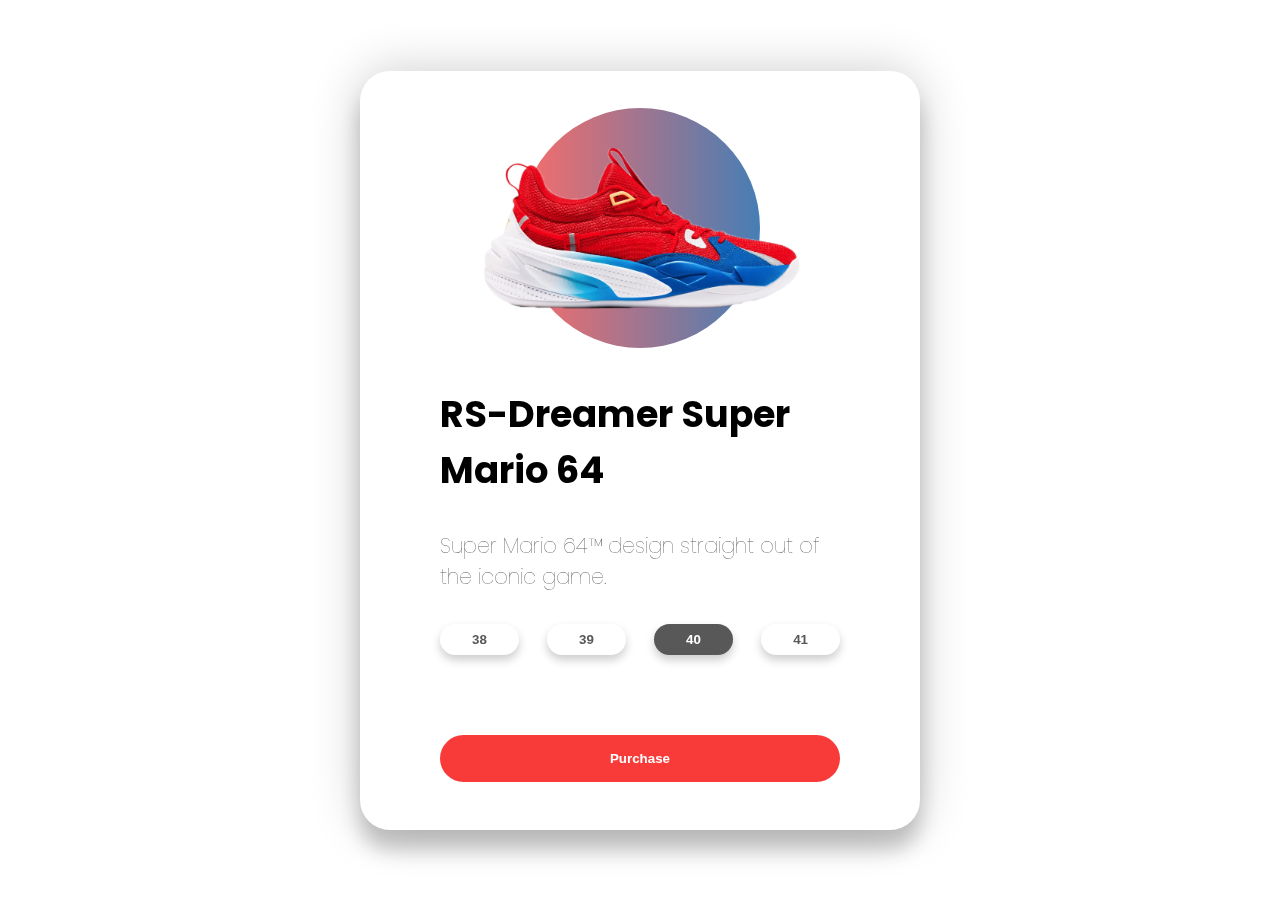
<file: 3d-card-effect/index.html>
<!DOCTYPE html>
<html lang="en">
  <head>
    <meta charset="UTF-8" />
    <meta http-equiv="X-UA-Compatible" content="IE=edge" />
    <meta name="viewport" content="width=device-width, initial-scale=1.0" />
    <title>3d Card Effect</title>
    <link rel="stylesheet" href="style.css" />
    <link rel="preconnect" href="https://fonts.googleapis.com" />
    <link rel="preconnect" href="https://fonts.gstatic.com" crossorigin />
    <link
      href="https://fonts.googleapis.com/css2?family=Poppins:wght@400;700&display=swap"
      rel="stylesheet"
    />
  </head>
  <body>
    <div class="container">
      <div class="card">
        <div class="sneaker">
          <div class="circle"></div>
          <img src="./shoes.PNG" alt="puma-rs" />
        </div>
        <div class="info">
          <h1 class="title">RS-Dreamer Super Mario 64</h1>
          <h3>Super Mario 64™ design straight out of the iconic game.</h3>
          <div class="sizes">
            <button>38</button>
            <button>39</button>
            <button class="active">40</button>
            <button>41</button>
          </div>
          <div class="purchase">
            <button>Purchase</button>
          </div>
        </div>
      </div>
    </div>

    <script src="app.js"></script>
  </body>
</html>
</file>
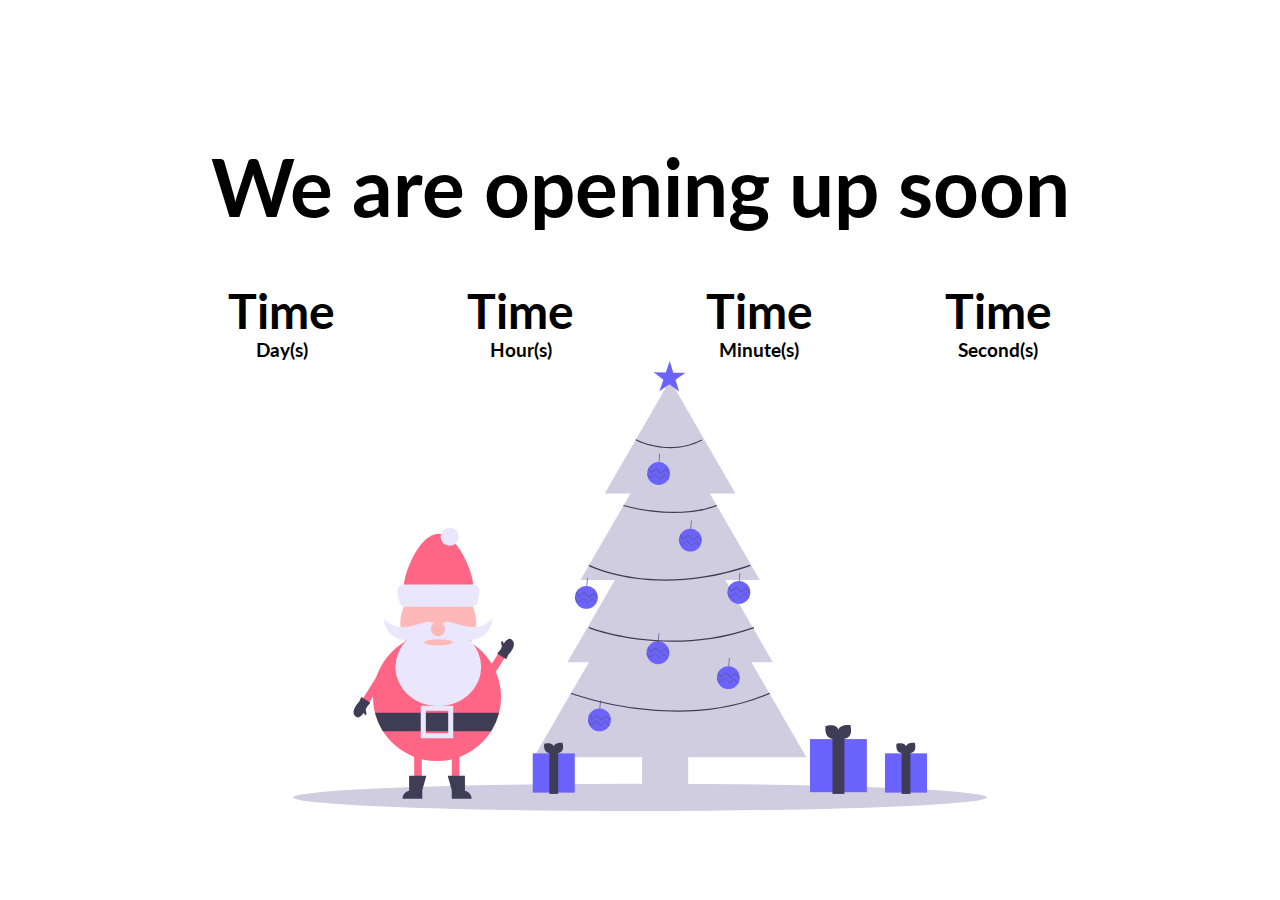
<file: simplecountdown/index.html>
<!DOCTYPE html>
<html lang="en">
  <head>
    <meta charset="UTF-8" />
    <meta http-equiv="X-UA-Compatible" content="IE=edge" />
    <meta name="viewport" content="width=device-width, initial-scale=1.0" />
    <title>Document</title>
    <link rel="preconnect" href="https://fonts.gstatic.com" />
    <link
      href="https://fonts.googleapis.com/css2?family=Lato:wght@400;700&display=swap"
      rel="stylesheet"
    />
    <link
      href="https://fonts.googleapis.com/css2?family=Baloo+Tammudu+2:wght@400;700&display=swap"
      rel="stylesheet"
    />
    <link rel="stylesheet" href="style.css" />
  </head>
  <body>
    <section class="coming-soon">
      <div>
        <h2>We are opening up soon</h2>
        <div class="countdown">
          <div class="container-day">
            <h3 class="day">Time</h3>
            <h3>Day(s)</h3>
          </div>
          <div class="container-hour">
            <h3 class="hour">Time</h3>
            <h3>Hour(s)</h3>
          </div>
          <div class="container-minute">
            <h3 class="minute">Time</h3>
            <h3>Minute(s)</h3>
          </div>
          <div class="container-second">
            <h3 class="second">Time</h3>
            <h3>Second(s)</h3>
          </div>
        </div>
      </div>
      <img class="waiting" src="undraw_santa_visit_loux.svg" alt="" />
    </section>

    <script src="app.js"></script>
  </body>
</html>
</file>
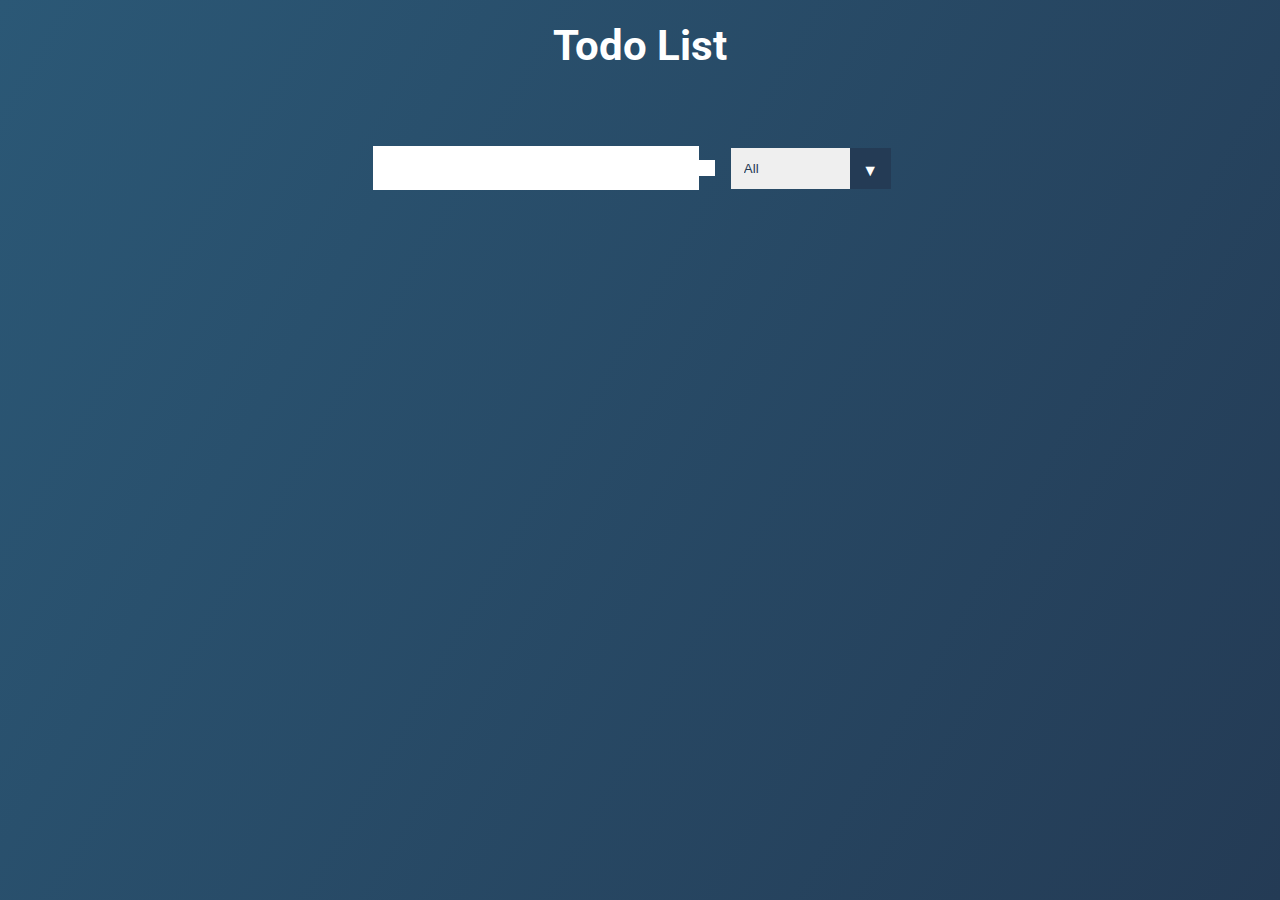
<file: todo-list/index.html>
<!DOCTYPE html>
<html lang="en">
  <head>
    <meta charset="UTF-8" />
    <meta http-equiv="X-UA-Compatible" content="IE=edge" />
    <meta name="viewport" content="width=device-width, initial-scale=1.0" />
    <title>Todo List</title>
    <link rel="preconnect" href="https://fonts.gstatic.com" />
    <link
      href="https://fonts.googleapis.com/css2?family=Roboto:wght@400;700&display=swap"
      rel="stylesheet"
    />
    <link
      rel="stylesheet"
      href="https://cdnjs.cloudflare.com/ajax/libs/font-awesome/5.15.3/css/all.min.css"
      integrity="sha512-iBBXm8fW90+nuLcSKlbmrPcLa0OT92xO1BIsZ+ywDWZCvqsWgccV3gFoRBv0z+8dLJgyAHIhR35VZc2oM/gI1w=="
      crossorigin="anonymous"
      referrerpolicy="no-referrer"
    />
    <link rel="stylesheet" href="style.css" />
  </head>
  <body>
    <header>
      <h1>Todo List</h1>
    </header>
    <form>
      <input type="text" class="todo-input" />
      <button class="todo-button" type="submit">
        <i class="fas fa-plus-square"></i>
      </button>
      <div class="select">
        <select name="todos" class="filter-todo">
          <option value="all">All</option>
          <option value="completed">Completed</option>
          <option value="uncompleted">Uncompleted</option>
        </select>
      </div>
    </form>
    <div class="todo-container">
      <ul class="todo-list"></ul>
    </div>

    <script src="./app.js"></script>
  </body>
</html>
</file>
<file: 3d-card-effect/style.css>
* {
  margin: 0;
  padding: 0;
  box-sizing: border-box;
}
body {
  font-family: "Poppins", sans-serif;
  min-height: 100vh;
  display: flex;
  align-items: center;
  justify-content: center;
  perspective: 1000px;
}

.container {
  /* background-color: lightblue; */
  width: 50%;
  display: flex;
  align-items: center;
  justify-content: center;
}

.card {
  transform-style: preserve-3d;
  min-height: 80vh;
  width: 35rem;
  border-radius: 30px;
  padding: 0rem 5rem;
  box-shadow: 0 20px 20px rgba(0, 0, 0, 0.2), 0px 0px 50px rgba(0, 0, 0, 0.2);
}

.sneaker {
  min-height: 35vh;
  display: flex;
  align-items: center;
  justify-content: center;
}
.sneaker img {
  width: 20rem;
  z-index: 2;
  transition: all 0.75s ease-out;
}

.circle {
  width: 15rem;
  height: 15rem;
  background: linear-gradient(
    to right,
    rgb(248, 59, 56, 0.75),
    rgba(8, 83, 156, 0.75)
  );
  position: absolute;
  border-radius: 50%;
  z-index: 1;
}

.info h1 {
  font-size: 2.3rem;
  transition: all 0.75s ease-out;
}
.info h3 {
  font-size: 1.3rem;
  padding: 2rem 0rem;
  color: #585858;
  font-weight: lighter;
  transition: all 0.75s ease-out;
}
.sizes {
  display: flex;
  justify-content: space-between;
  transition: all 0.75s ease-out;
}
.sizes button {
  padding: 0.5rem 2rem;
  background: none;
  border: none;
  box-shadow: 0px 5px 10px rgba(0, 0, 0, 0.2);
  border-radius: 30px;
  cursor: pointer;
  font-weight: bold;
  color: #585858;
}
button.active {
  background: #585858;
  color: white;
}
.purchase {
  margin-top: 5rem;
  margin-bottom: 3rem;
  transition: all 0.75s ease-out;
}
.purchase button {
  width: 100%;
  padding: 1rem 0rem;
  background: rgb(248, 59, 56);
  border: none;
  color: white;
  cursor: pointer;
  font-weight: bolder;
  border-radius: 30px;
}
</file>
<file: simplecountdown/style.css>
* {
  margin: 0;
  padding: 0;
  box-sizing: border-box;
}
body {
  font-family: "Lato", sans-serif;
}

h2 {
  font-size: 5rem;
  font-weight: bold;
  padding: 3rem;
}
.coming-soon {
  min-height: 100vh;
  display: flex;
  align-items: center;
  flex-direction: column;
  justify-content: center;
}
.countdown {
  display: flex;
  justify-content: space-around;
  text-align: center;
}

.day,
.hour,
.minute,
.second {
  font-size: 3rem;
}

.waiting {
  height: 50vh;
}
</file>
<file: todo-list/style.css>
* {
  margin: 0;
  padding: 0;
  box-sizing: border-box;
}

body {
  background-image: linear-gradient(120deg, #2b5876, #243b55);
  color: white;
  font-family: "Roboto", sans-serif;
  min-height: 100vh;
}
header {
  font-size: 1.3em;
  padding: 1em;
  padding-bottom: 3em;
}
header,
form {
  min-width: 10vh;
  display: flex;
  justify-content: center;
  align-items: center;
}
form input,
form button {
  padding: 0.5rem;
  font-size: 1.5rem;
  border: none;
  background: white;
}
form button {
  color: #243b55;
  background: white;
  cursor: pointer;
  transition: all 0.3 ease;
}
form button:hover {
  background: #243b55;
  color: white;
}

.todo-container {
  display: flex;
  justify-content: center;
  align-items: center;
  padding: 1em;
}
.todo-list {
  min-width: 30%;
  list-style: none;
}

.todo {
  margin: 0.5rem;
  background: white;
  color: black;
  font-size: 1.5rem;
  display: flex;
  justify-content: space-between;
  align-items: center;
  transition: all 0.5s ease;
}
.todo li {
  flex: 1;
}
.trash-btn,
.complete-btn {
  background: #d47528;
  border: none;
  padding: 1rem;
  cursor: pointer;
  font-size: 1rem;
  color: white;
}

.complete-btn {
  background: rgb(54, 146, 51);
}

.todo-item {
  padding: 0rem 0.5rem;
}

.fa-trash,
.fa-check {
  pointer-events: none;
}

.completed {
  text-decoration: line-through;
  opacity: 0.5;
}
.fall {
  transform: translateY(8rem) rotateZ(20deg);
  opacity: 0;
}

select {
  -webkit-appearance: none;
  -moz-appearance: none;
  appearance: none;
  outline: none;
  border: none;
}
.select {
  margin: 1rem;
  position: relative;
  overflow: hidden;
}
select {
  color: #243b55;
  width: 10rem;
  cursor: pointer;

  padding: 0.8rem;
}
.select::after {
  content: "\25BC";
  position: absolute;
  background: #243b55;
  top: 0;
  right: 0;
  padding: 0.8rem;
  pointer-events: none;
}

.select:hover::after {
  background: white;
  color: #243b55;
  transition: all 0.3s ease;
}
</file>
